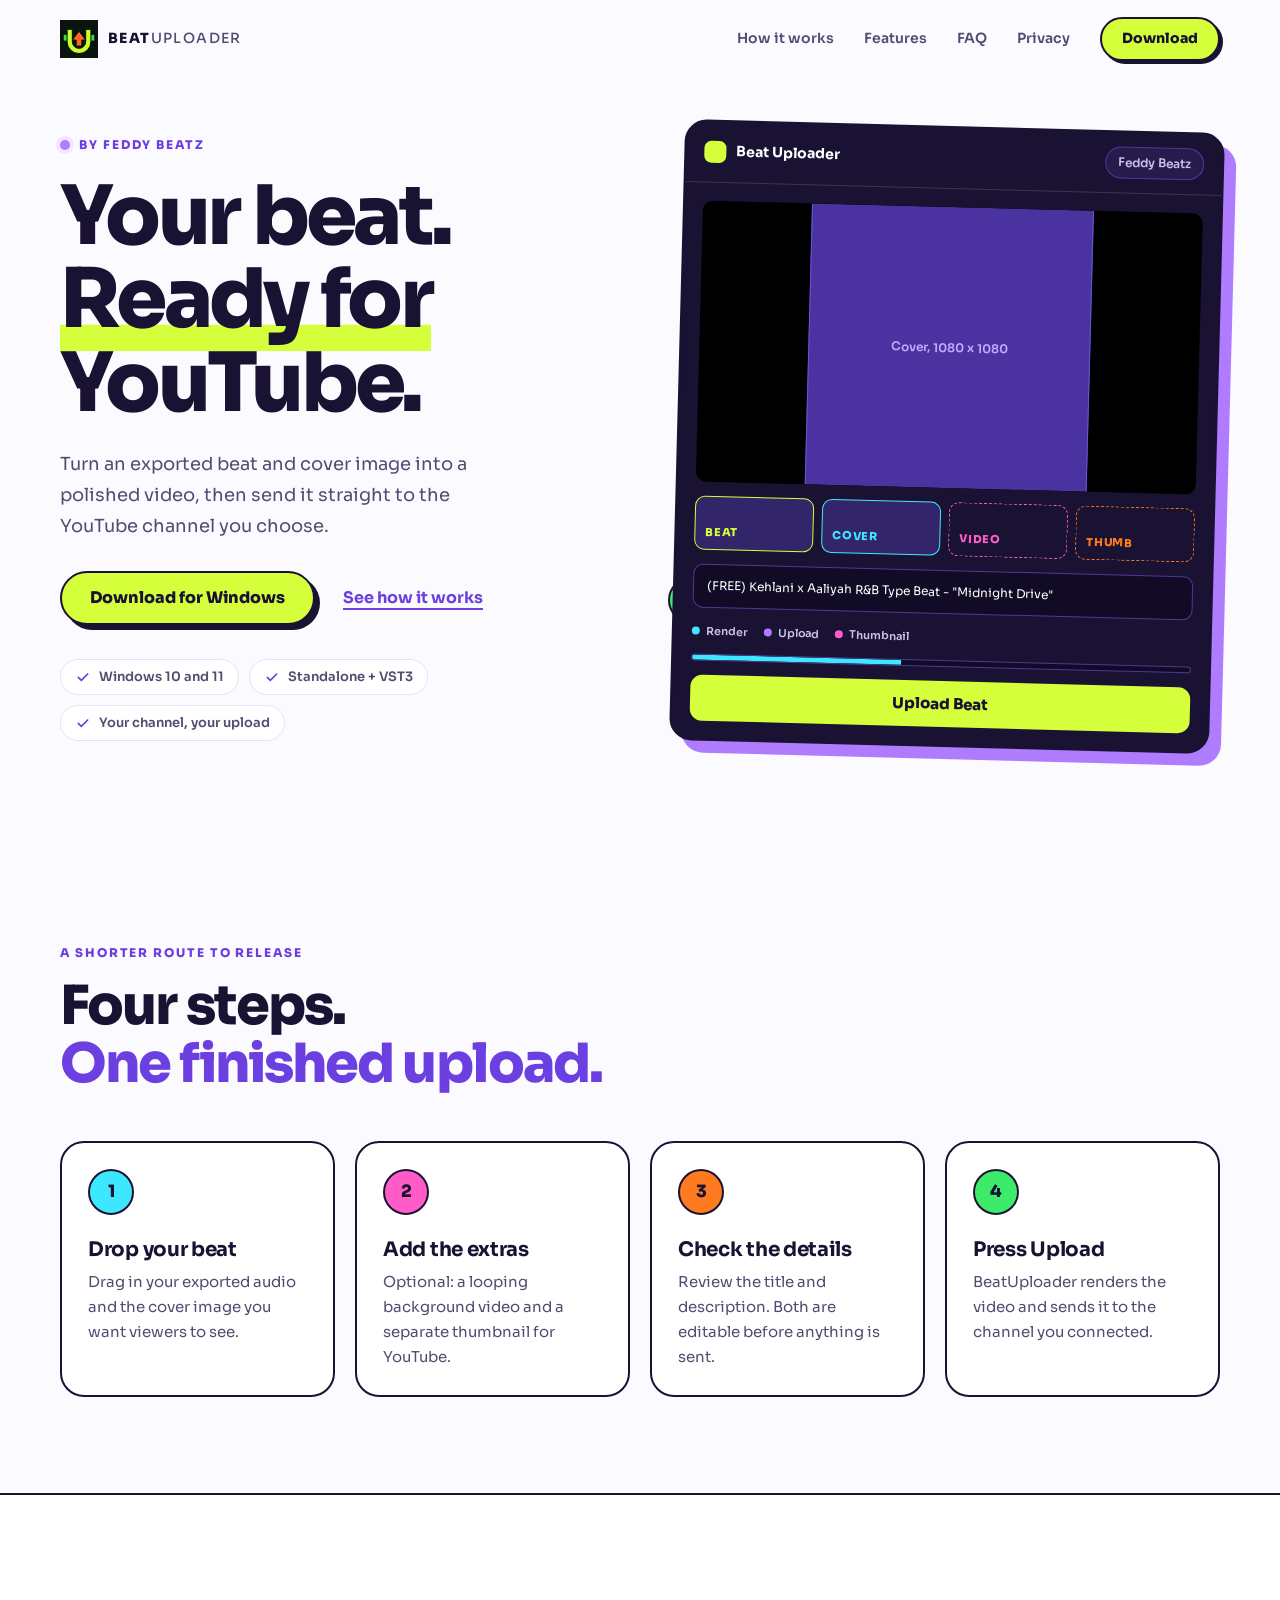
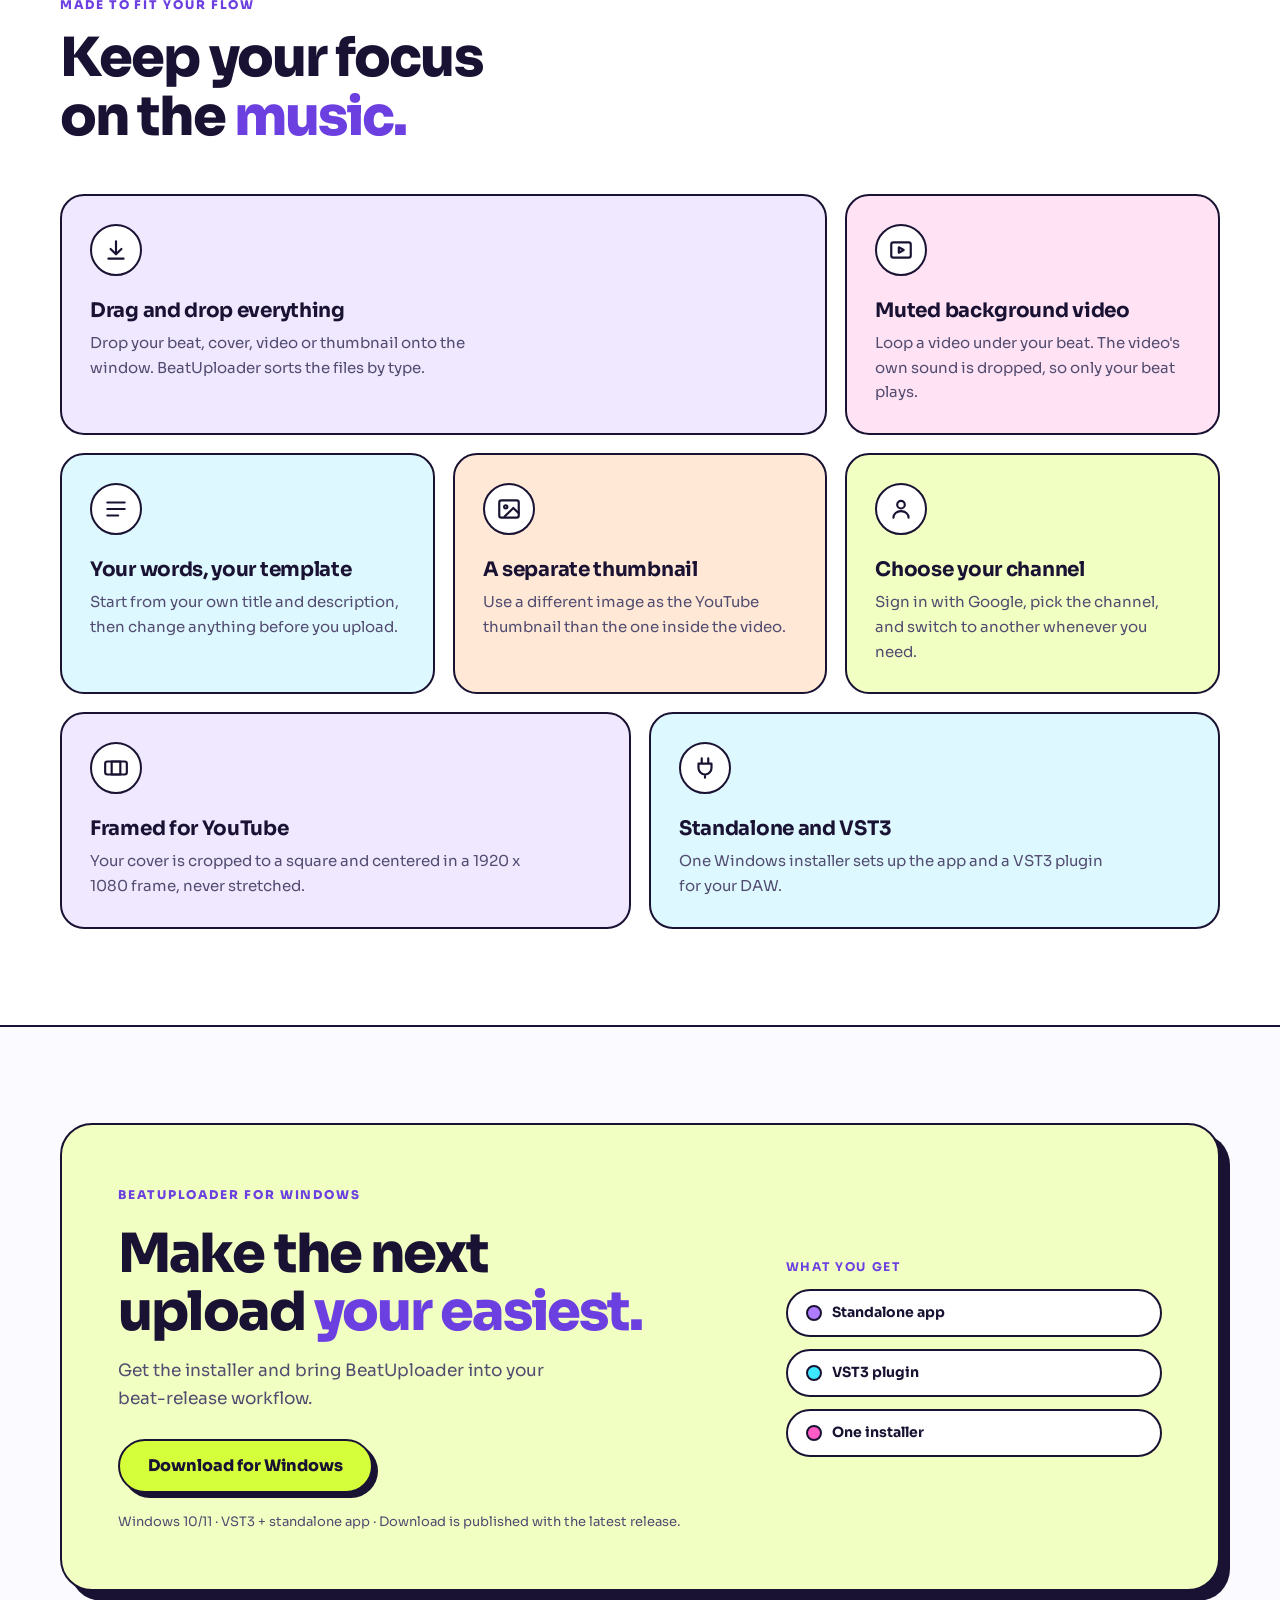
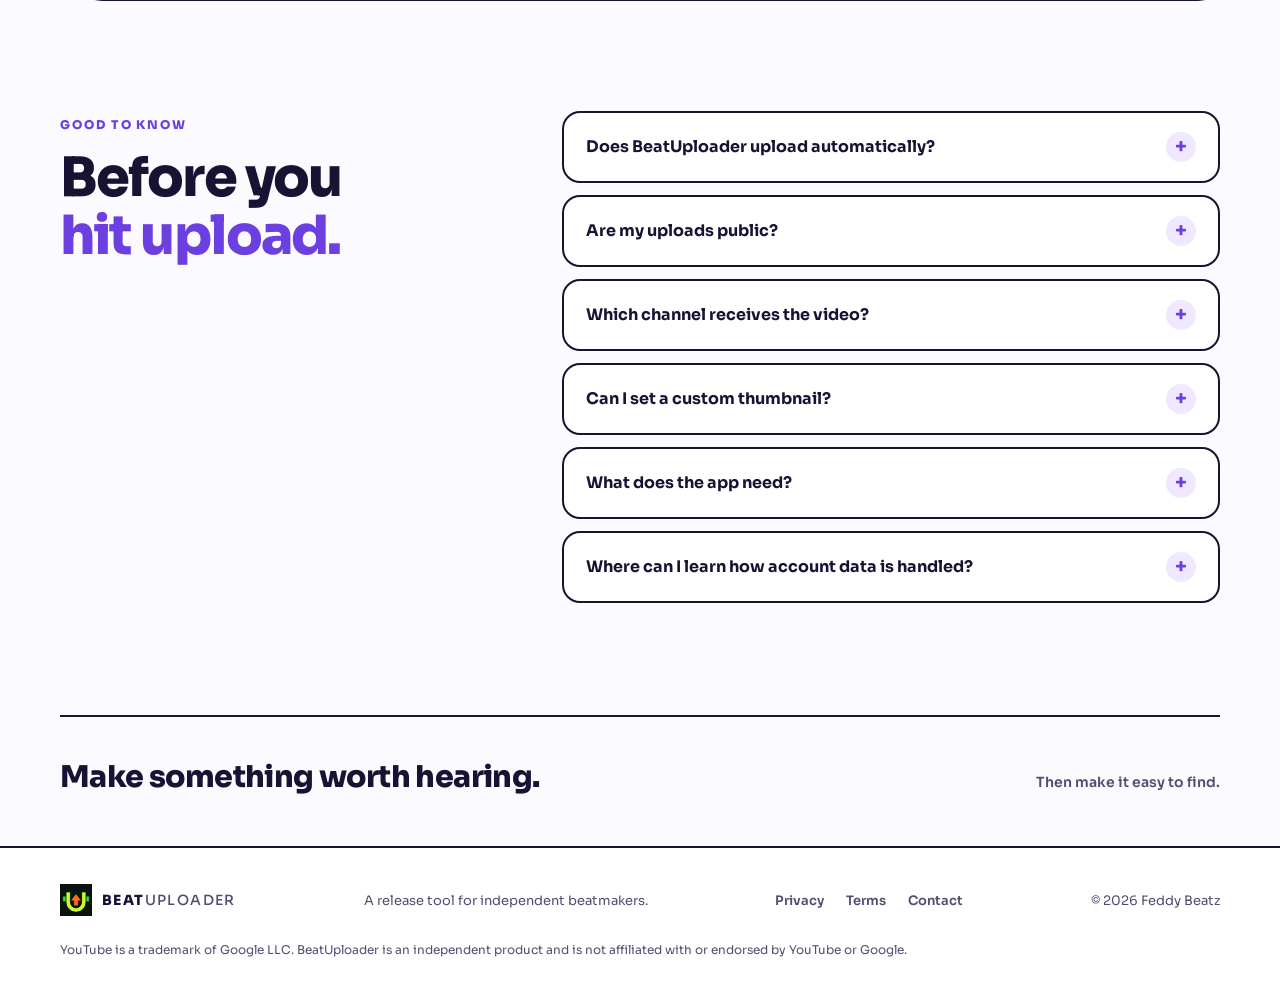
<file: index.html>
<!doctype html>
<html lang="en">
<head>
  <meta charset="utf-8">
  <meta name="viewport" content="width=device-width, initial-scale=1">
  <meta name="theme-color" content="#FBFAFF">
  <meta name="description" content="BeatUploader turns your beat and cover art into a ready-to-upload YouTube video, with channel upload built in.">
  <meta name="google-site-verification" content="whSgSDvDRP-aqt7Dzjs6V63b5Cp7k1WOI1N-VbP5Bo4">
  <title>BeatUploader — From beat to upload</title>
  <link rel="preconnect" href="https://fonts.googleapis.com">
  <link rel="preconnect" href="https://fonts.gstatic.com" crossorigin>
  <link href="https://fonts.googleapis.com/css2?family=Sora:wght@400;600;700;800&display=swap" rel="stylesheet">
  <link rel="stylesheet" href="styles.css">
  <script src="site-config.js"></script>
  <script src="script.js" defer></script>
</head>
<body>
  <header class="topbar wrap">
    <a class="brand" href="#top" aria-label="BeatUploader home"><img class="brand-logo" src="assets/beatuploader-logo.svg" alt="" width="38" height="38"><span>BEAT<span class="brand-light">UPLOADER</span></span></a>
    <button class="menu-toggle" aria-label="Open navigation" aria-expanded="false"><span></span><span></span></button>
    <nav class="nav-links" aria-label="Main navigation">
      <a href="#workflow">How it works</a>
      <a href="#features">Features</a>
      <a href="#faq">FAQ</a>
      <a href="privacy.html">Privacy</a>
      <a class="nav-download" data-download-link href="https://github.com/feddybeatz/BeatUploaderVST/releases">Download</a>
    </nav>
  </header>

  <main id="top">
    <section class="hero wrap">
      <div class="hero-copy">
        <p class="eyebrow"><span class="live-dot"></span> By Feddy Beatz</p>
        <h1>Your beat.<br><span>Ready for</span><br>YouTube.</h1>
        <p class="hero-text">Turn an exported beat and cover image into a polished video, then send it straight to the YouTube channel you choose.</p>
        <div class="hero-actions">
          <a class="button button-primary" data-download-link href="https://github.com/feddybeatz/BeatUploaderVST/releases">Download for Windows</a>
          <a class="text-link" href="#workflow">See how it works</a>
        </div>
        <div class="hero-meta">
          <span class="chip"><svg viewBox="0 0 24 24" aria-hidden="true"><path d="M5 12.5l4.5 4.5L19 7.5"/></svg>Windows 10 and 11</span>
          <span class="chip"><svg viewBox="0 0 24 24" aria-hidden="true"><path d="M5 12.5l4.5 4.5L19 7.5"/></svg>Standalone + VST3</span>
          <span class="chip"><svg viewBox="0 0 24 24" aria-hidden="true"><path d="M5 12.5l4.5 4.5L19 7.5"/></svg>Your channel, your upload</span>
        </div>
      </div>

      <div class="hero-art" role="img" aria-label="The BeatUploader window with tiles for beat, cover, video and thumbnail, a preview of the video frame, an editable title and an Upload Beat button">
        <span class="blob b1"></span><span class="blob b2"></span><span class="blob b3"></span><span class="blob b4"></span>
        <span class="wave"><i></i><i></i><i></i><i></i><i></i><i></i></span>
        <div class="app-window">
          <div class="aw-bar"><span class="aw-logo"></span>Beat Uploader<span class="aw-chip">Feddy Beatz</span></div>
          <div class="aw-body">
            <div class="aw-frame"><div class="aw-square">Cover, 1080 x 1080</div></div>
            <div class="aw-tiles"><i class="t1">Beat</i><i class="t2">Cover</i><i class="t3">Video</i><i class="t4">Thumb</i></div>
            <div class="aw-title">(FREE) Kehlani x Aaliyah R&amp;B Type Beat - "Midnight Drive"</div>
            <div class="aw-steps"><span class="s1">Render</span><span class="s2">Upload</span><span class="s3">Thumbnail</span></div>
            <div class="aw-progress"><i></i></div>
            <div class="aw-upload">Upload Beat</div>
          </div>
        </div>
      </div>
    </section>

    <section class="workflow section wrap" id="workflow">
      <div class="section-intro">
        <p class="eyebrow">A shorter route to release</p>
        <h2>Four steps.<br><span>One finished upload.</span></h2>
      </div>
      <div class="steps">
        <article class="step"><div class="step-number">1</div><h3>Drop your beat</h3><p>Drag in your exported audio and the cover image you want viewers to see.</p></article>
        <article class="step"><div class="step-number">2</div><h3>Add the extras</h3><p>Optional: a looping background video and a separate thumbnail for YouTube.</p></article>
        <article class="step"><div class="step-number">3</div><h3>Check the details</h3><p>Review the title and description. Both are editable before anything is sent.</p></article>
        <article class="step"><div class="step-number">4</div><h3>Press Upload</h3><p>BeatUploader renders the video and sends it to the channel you connected.</p></article>
      </div>
    </section>

    <section class="feature-band" id="features">
      <div class="wrap">
        <div class="section-intro">
          <p class="eyebrow">Made to fit your flow</p>
          <h2>Keep your focus<br>on the <span>music.</span></h2>
        </div>
        <div class="feature-grid">
          <article class="feature-card"><span class="feature-symbol"><svg viewBox="0 0 24 24" aria-hidden="true"><path d="M12 4v11M7 11l5 5 5-5M5 20h14"/></svg></span><h3>Drag and drop everything</h3><p>Drop your beat, cover, video or thumbnail onto the window. BeatUploader sorts the files by type.</p></article>
          <article class="feature-card"><span class="feature-symbol"><svg viewBox="0 0 24 24" aria-hidden="true"><rect x="3" y="5" width="18" height="14" rx="2"/><path d="M10 9.5v5l4.5-2.5z"/></svg></span><h3>Muted background video</h3><p>Loop a video under your beat. The video's own sound is dropped, so only your beat plays.</p></article>
          <article class="feature-card"><span class="feature-symbol"><svg viewBox="0 0 24 24" aria-hidden="true"><path d="M4 6h16M4 12h16M4 18h10"/></svg></span><h3>Your words, your template</h3><p>Start from your own title and description, then change anything before you upload.</p></article>
          <article class="feature-card"><span class="feature-symbol"><svg viewBox="0 0 24 24" aria-hidden="true"><rect x="3" y="4" width="18" height="16" rx="2"/><circle cx="9" cy="10" r="1.5"/><path d="M21 16l-5-5-8 8"/></svg></span><h3>A separate thumbnail</h3><p>Use a different image as the YouTube thumbnail than the one inside the video.</p></article>
          <article class="feature-card"><span class="feature-symbol"><svg viewBox="0 0 24 24" aria-hidden="true"><circle cx="12" cy="8" r="3.5"/><path d="M5 20c0-3.5 3-6 7-6s7 2.5 7 6"/></svg></span><h3>Choose your channel</h3><p>Sign in with Google, pick the channel, and switch to another whenever you need.</p></article>
          <article class="feature-card"><span class="feature-symbol"><svg viewBox="0 0 24 24" aria-hidden="true"><rect x="2" y="6" width="20" height="12" rx="2"/><rect x="8" y="6" width="8" height="12"/></svg></span><h3>Framed for YouTube</h3><p>Your cover is cropped to a square and centered in a 1920 x 1080 frame, never stretched.</p></article>
          <article class="feature-card"><span class="feature-symbol"><svg viewBox="0 0 24 24" aria-hidden="true"><path d="M9 3v5M15 3v5M6 8h12v4a6 6 0 0 1-12 0zM12 18v3"/></svg></span><h3>Standalone and VST3</h3><p>One Windows installer sets up the app and a VST3 plugin for your DAW.</p></article>
        </div>
      </div>
    </section>

    <section class="download-section wrap" id="download">
      <div class="download-card">
        <div class="download-content">
          <p class="eyebrow">BeatUploader for Windows</p>
          <h2>Make the next<br>upload <span>your easiest.</span></h2>
          <p>Get the installer and bring BeatUploader into your beat-release workflow.</p>
          <a class="button button-primary" data-download-link href="https://github.com/feddybeatz/BeatUploaderVST/releases">Download for Windows</a>
          <small class="download-note">Windows 10/11 · VST3 + standalone app · Download is published with the latest release.</small>
        </div>
        <div class="download-version"><strong>What you get</strong><span>Standalone app</span><span>VST3 plugin</span><span>One installer</span></div>
      </div>
    </section>

    <section class="faq-section wrap" id="faq">
      <div class="faq-heading"><p class="eyebrow">Good to know</p><h2>Before you<br><span>hit upload.</span></h2></div>
      <div class="faq-list">
        <details><summary>Does BeatUploader upload automatically? <span>+</span></summary><p>Only when you press Upload Beat. You connect your account once, then start each upload yourself after reviewing the title and details.</p></details>
        <details><summary>Are my uploads public? <span>+</span></summary><p>New uploads start as private. Open YouTube Studio to choose the visibility you want.</p></details>
        <details><summary>Which channel receives the video? <span>+</span></summary><p>The YouTube channel you authorize during Google sign-in. Check the connected channel shown in the app before uploading.</p></details>
        <details><summary>Can I set a custom thumbnail? <span>+</span></summary><p>Yes, add one in the Thumbnail tile. YouTube may require your channel to be verified before it accepts custom thumbnails.</p></details>
        <details><summary>What does the app need? <span>+</span></summary><p>A Windows computer, an audio export, cover artwork or a background video, an internet connection and a Google account with a YouTube channel. Check the release notes for additional requirements.</p></details>
        <details><summary>Where can I learn how account data is handled? <span>+</span></summary><p>Read the <a href="privacy.html">BeatUploader privacy notice</a>. OAuth access is used for YouTube features you initiate.</p></details>
      </div>
    </section>

    <section class="closing wrap"><p>Make something worth hearing.</p><span>Then make it easy to find.</span></section>
  </main>

  <footer class="footer">
    <div class="wrap footer-inner">
      <a class="brand" href="#top"><img class="brand-logo" src="assets/beatuploader-logo.svg" alt="" width="32" height="32"><span>BEAT<span class="brand-light">UPLOADER</span></span></a>
      <span class="footer-credit">A release tool for independent beatmakers.</span>
      <div class="footer-links"><a href="privacy.html">Privacy</a><a href="terms.html">Terms</a><a href="mailto:beatzfeddy@gmail.com">Contact</a></div>
      <span class="copyright">© <span data-year></span> Feddy Beatz</span>
    </div>
    <div class="wrap footer-disclaimer">YouTube is a trademark of Google LLC. BeatUploader is an independent product and is not affiliated with or endorsed by YouTube or Google.</div>
  </footer>
</body>
</html>
</file>
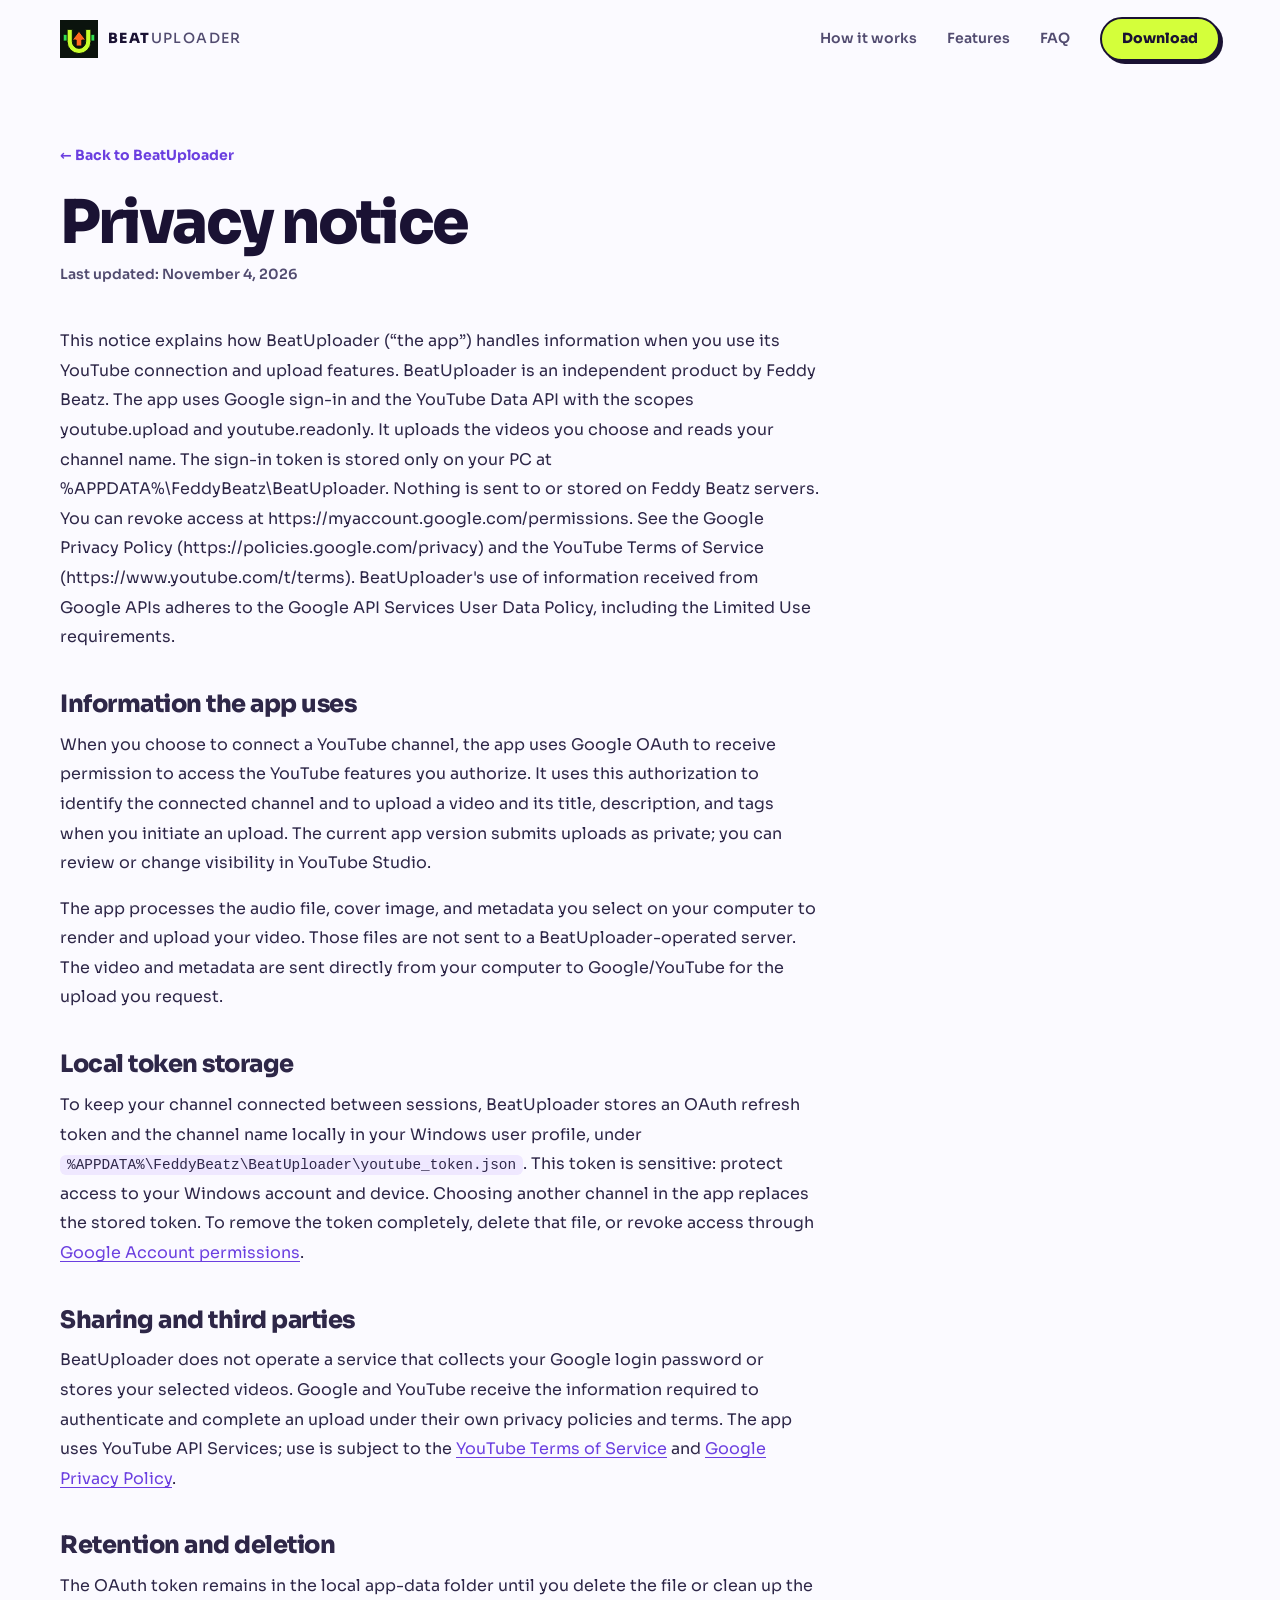
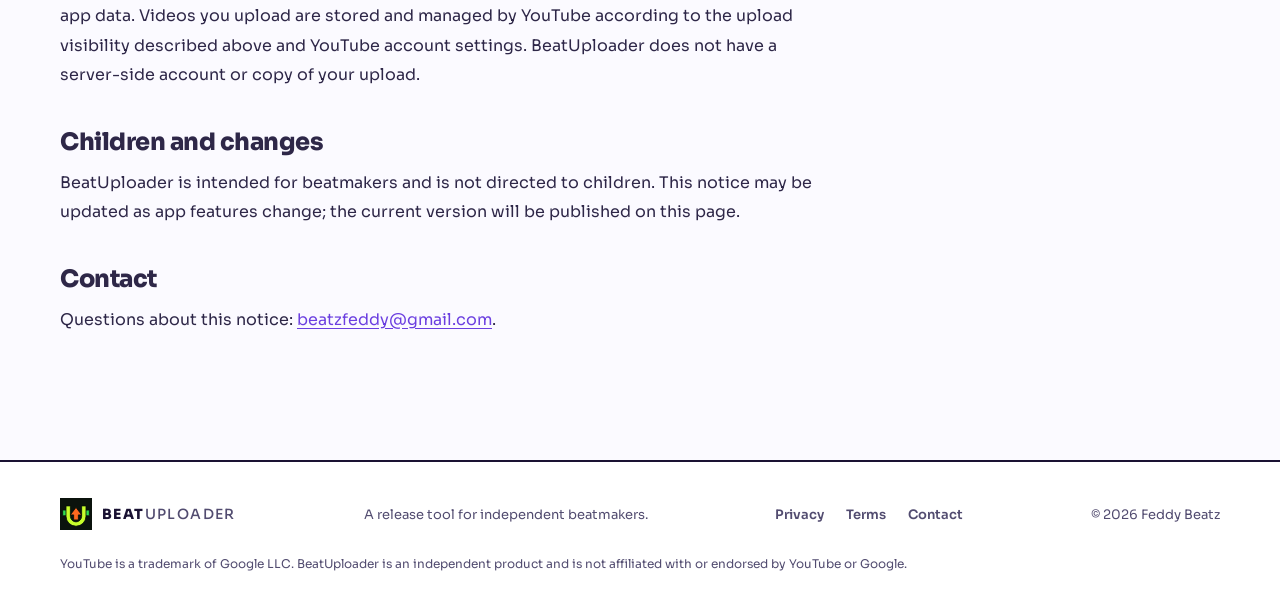
<file: privacy.html>
<!doctype html>
<html lang="en"><head><meta charset="utf-8"><meta name="viewport" content="width=device-width,initial-scale=1"><meta name="theme-color" content="#FBFAFF"><meta name="description" content="BeatUploader privacy notice describing local account token storage and YouTube API use."><title>Privacy — BeatUploader</title><link rel="preconnect" href="https://fonts.googleapis.com"><link rel="preconnect" href="https://fonts.gstatic.com" crossorigin><link href="https://fonts.googleapis.com/css2?family=Sora:wght@400;600;700;800&display=swap" rel="stylesheet"><link rel="stylesheet" href="styles.css"><script src="site-config.js"></script><script src="script.js" defer></script></head>
<body><header class="topbar wrap"><a class="brand" href="index.html"><img class="brand-logo" src="assets/beatuploader-logo.svg" alt="" width="38" height="38"><span>BEAT<span class="brand-light">UPLOADER</span></span></a><nav class="nav-links" aria-label="Main navigation"><a href="index.html#workflow">How it works</a><a href="index.html#features">Features</a><a href="index.html#faq">FAQ</a><a class="nav-download" data-download-link href="https://github.com/feddybeatz/BeatUploaderVST/releases">Download</a></nav></header>
<main class="legal-main wrap"><a class="back-link" href="index.html">← Back to BeatUploader</a><h1>Privacy notice</h1><p class="updated">Last updated: November 4, 2026</p><article class="legal-copy"><p>This notice explains how BeatUploader (“the app”) handles information when you use its YouTube connection and upload features. BeatUploader is an independent product by Feddy Beatz. The app uses Google sign-in and the YouTube Data API with the scopes youtube.upload and youtube.readonly. It uploads the videos you choose and reads your channel name. The sign-in token is stored only on your PC at %APPDATA%\FeddyBeatz\BeatUploader. Nothing is sent to or stored on Feddy Beatz servers. You can revoke access at https://myaccount.google.com/permissions. See the Google Privacy Policy (https://policies.google.com/privacy) and the YouTube Terms of Service (https://www.youtube.com/t/terms). BeatUploader's use of information received from Google APIs adheres to the Google API Services User Data Policy, including the Limited Use requirements.</p>
<h2>Information the app uses</h2><p>When you choose to connect a YouTube channel, the app uses Google OAuth to receive permission to access the YouTube features you authorize. It uses this authorization to identify the connected channel and to upload a video and its title, description, and tags when you initiate an upload. The current app version submits uploads as private; you can review or change visibility in YouTube Studio.</p><p>The app processes the audio file, cover image, and metadata you select on your computer to render and upload your video. Those files are not sent to a BeatUploader-operated server. The video and metadata are sent directly from your computer to Google/YouTube for the upload you request.</p>
<h2>Local token storage</h2><p>To keep your channel connected between sessions, BeatUploader stores an OAuth refresh token and the channel name locally in your Windows user profile, under <code>%APPDATA%\FeddyBeatz\BeatUploader\youtube_token.json</code>. This token is sensitive: protect access to your Windows account and device. Choosing another channel in the app replaces the stored token. To remove the token completely, delete that file, or revoke access through <a href="https://myaccount.google.com/permissions">Google Account permissions</a>.</p>
<h2>Sharing and third parties</h2><p>BeatUploader does not operate a service that collects your Google login password or stores your selected videos. Google and YouTube receive the information required to authenticate and complete an upload under their own privacy policies and terms. The app uses YouTube API Services; use is subject to the <a href="https://www.youtube.com/t/terms">YouTube Terms of Service</a> and <a href="https://policies.google.com/privacy">Google Privacy Policy</a>.</p>
<h2>Retention and deletion</h2><p>The OAuth token remains in the local app-data folder until you delete the file or clean up the app data. Videos you upload are stored and managed by YouTube according to the upload visibility described above and YouTube account settings. BeatUploader does not have a server-side account or copy of your upload.</p>
<h2>Children and changes</h2><p>BeatUploader is intended for beatmakers and is not directed to children. This notice may be updated as app features change; the current version will be published on this page.</p>
<h2>Contact</h2><p>Questions about this notice: <a href="mailto:beatzfeddy@gmail.com">beatzfeddy@gmail.com</a>.</p></article></main>
<footer class="footer"><div class="wrap footer-inner"><a class="brand" href="index.html"><img class="brand-logo" src="assets/beatuploader-logo.svg" alt="" width="32" height="32"><span>BEAT<span class="brand-light">UPLOADER</span></span></a><span class="footer-credit">A release tool for independent beatmakers.</span><div class="footer-links"><a href="privacy.html">Privacy</a><a href="terms.html">Terms</a><a href="mailto:beatzfeddy@gmail.com">Contact</a></div><span class="copyright">© <span data-year></span> Feddy Beatz</span></div><div class="wrap footer-disclaimer">YouTube is a trademark of Google LLC. BeatUploader is an independent product and is not affiliated with or endorsed by YouTube or Google.</div></footer></body></html>
</file>
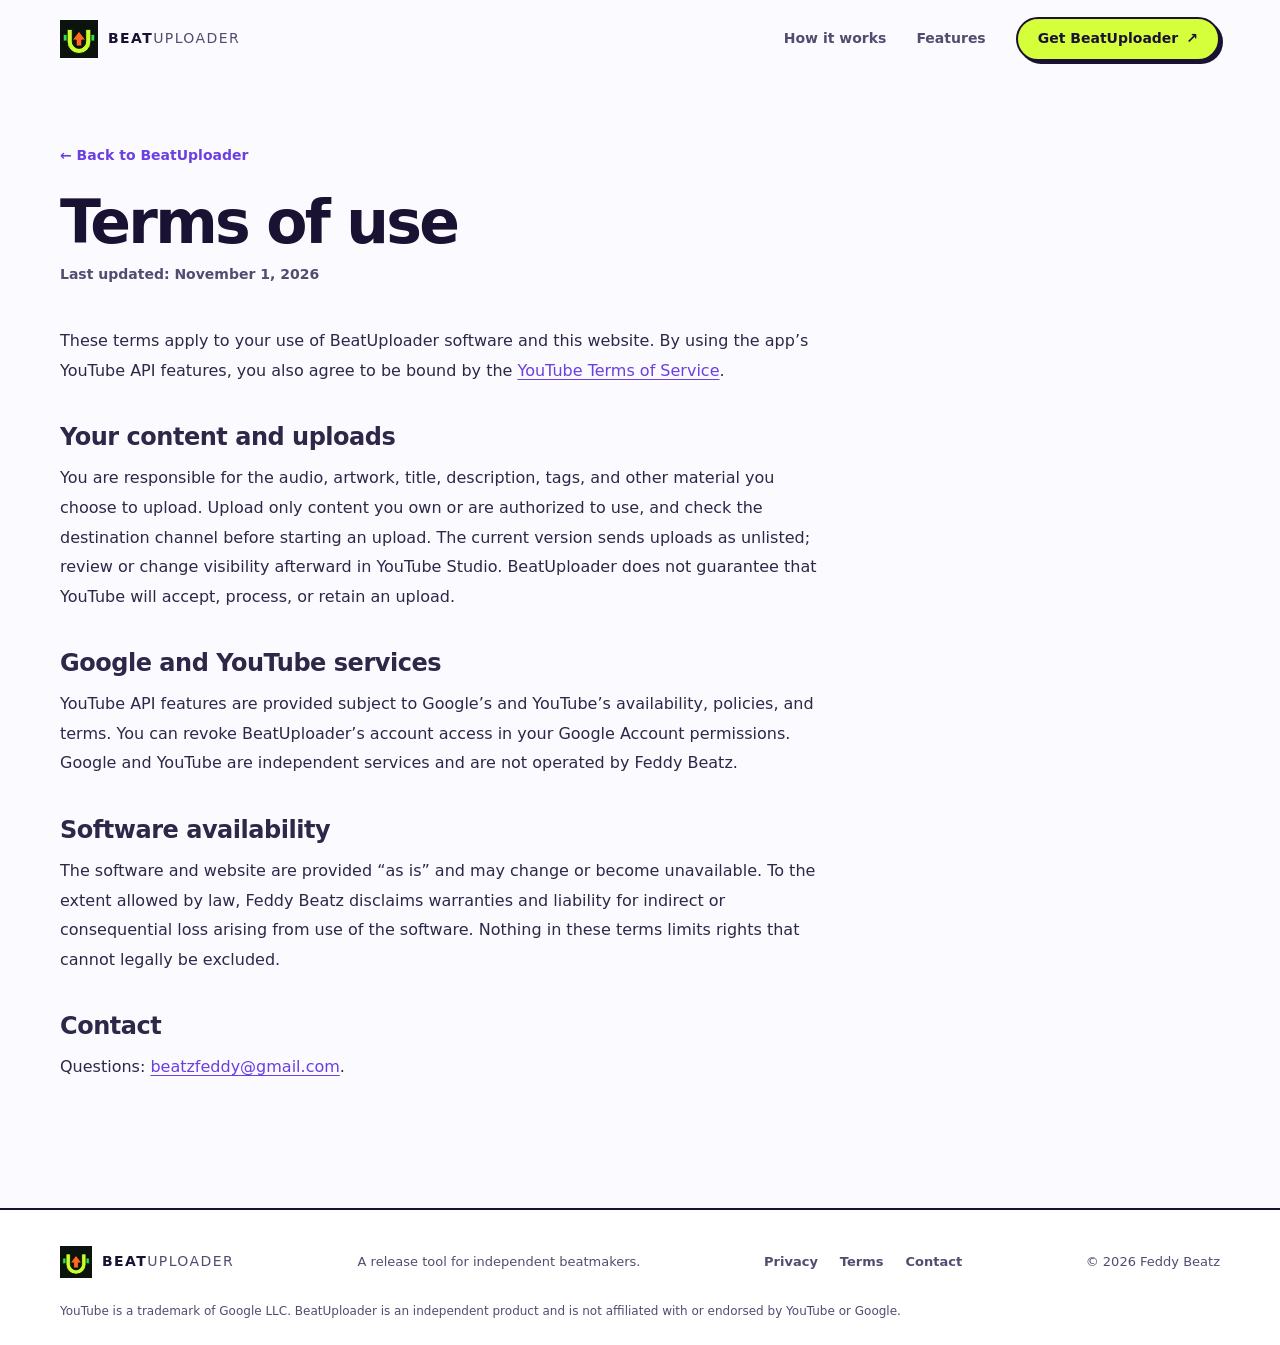
<file: terms.html>
<!doctype html>
<html lang="en"><head><meta charset="utf-8"><meta name="viewport" content="width=device-width,initial-scale=1"><meta name="theme-color" content="#1A1233"><meta name="description" content="Terms for BeatUploader software and its YouTube upload features."><title>Terms — BeatUploader</title><link rel="stylesheet" href="styles.css"><script src="site-config.js"></script><script src="script.js" defer></script></head>
<body><div class="grain" aria-hidden="true"></div><header class="topbar wrap"><a class="brand" href="index.html"><img class="brand-logo" src="assets/beatuploader-logo.svg" alt=""><span>BEAT<span class="brand-light">UPLOADER</span></span></a><nav class="nav-links" aria-label="Main navigation"><a href="index.html#workflow">How it works</a><a href="index.html#features">Features</a><a class="nav-download" data-download-link href="https://github.com/feddybeatz/BeatUploaderVST/releases">Get BeatUploader <span>↗</span></a></nav></header>
<main class="legal-main wrap"><a class="back-link" href="index.html">← Back to BeatUploader</a><h1>Terms of use</h1><p class="updated">Last updated: November 1, 2026</p><article class="legal-copy"><p>These terms apply to your use of BeatUploader software and this website. By using the app’s YouTube API features, you also agree to be bound by the <a href="https://www.youtube.com/t/terms">YouTube Terms of Service</a>.</p>
<h2>Your content and uploads</h2><p>You are responsible for the audio, artwork, title, description, tags, and other material you choose to upload. Upload only content you own or are authorized to use, and check the destination channel before starting an upload. The current version sends uploads as unlisted; review or change visibility afterward in YouTube Studio. BeatUploader does not guarantee that YouTube will accept, process, or retain an upload.</p>
<h2>Google and YouTube services</h2><p>YouTube API features are provided subject to Google’s and YouTube’s availability, policies, and terms. You can revoke BeatUploader’s account access in your Google Account permissions. Google and YouTube are independent services and are not operated by Feddy Beatz.</p>
<h2>Software availability</h2><p>The software and website are provided “as is” and may change or become unavailable. To the extent allowed by law, Feddy Beatz disclaims warranties and liability for indirect or consequential loss arising from use of the software. Nothing in these terms limits rights that cannot legally be excluded.</p>
<h2>Contact</h2><p>Questions: <a href="mailto:beatzfeddy@gmail.com">beatzfeddy@gmail.com</a>.</p></article></main>
<footer class="footer"><div class="wrap footer-inner"><a class="brand" href="index.html"><img class="brand-logo" src="assets/beatuploader-logo.svg" alt=""><span>BEAT<span class="brand-light">UPLOADER</span></span></a><span class="footer-credit">A release tool for independent beatmakers.</span><div class="footer-links"><a href="privacy.html">Privacy</a><a href="terms.html">Terms</a><a href="mailto:beatzfeddy@gmail.com">Contact</a></div><span class="copyright">© <span data-year></span> Feddy Beatz</span></div><div class="wrap footer-disclaimer">YouTube is a trademark of Google LLC. BeatUploader is an independent product and is not affiliated with or endorsed by YouTube or Google.</div></footer></body></html>
</file>
<file: styles.css>
/* BeatUploader site: light, bright "sunny studio" theme */
:root{
  --bg:#FBFAFF; --surface:#FFFFFF; --ink:#1A1233; --muted:#524C70; --line:#E6E1F5;
  --lime:#D4FF3A; --violet:#B07CFF; --violet-ink:#6B3FE0; --cyan:#3DE8FF; --pink:#FF5CC8; --orange:#FF7A1F; --green:#3DEB6A;
  --t-violet:#EFE8FF; --t-cyan:#DDF8FF; --t-pink:#FFE3F5; --t-lime:#F2FFC2; --t-orange:#FFE9D6;
  --sans:'Sora',system-ui,-apple-system,'Segoe UI',Arial,sans-serif;
}
*{box-sizing:border-box}
html{scroll-behavior:smooth;scroll-padding-top:92px}
body{margin:0;background:var(--bg);color:var(--ink);font-family:var(--sans);font-size:16px;line-height:1.65;overflow-x:hidden;-webkit-font-smoothing:antialiased}
img,svg{max-width:100%}
a{color:inherit;text-decoration:none}
h1,h2,h3,p{margin-top:0}
:focus-visible{outline:3px solid var(--violet-ink);outline-offset:3px;border-radius:8px}
.grain{display:none}
.wrap{width:min(1160px,calc(100% - 48px));margin-inline:auto}

/* header */
.topbar{height:78px;display:flex;align-items:center;justify-content:space-between;position:sticky;top:0;z-index:30;background:var(--bg);box-shadow:0 0 0 100vmax var(--bg);clip-path:inset(0 -100vmax)}
.brand{display:inline-flex;align-items:center;gap:10px;font-size:14px;font-weight:800;letter-spacing:.1em;min-height:44px}
.brand-logo{width:38px;height:38px;display:block;object-fit:contain}
.brand-light{font-weight:500;color:var(--muted)}
.nav-links{display:flex;align-items:center;gap:30px;font-size:14px;font-weight:600;color:var(--muted)}
.nav-links>a:not(.nav-download){min-height:44px;display:inline-flex;align-items:center}
.nav-links>a:not(.nav-download):hover{color:var(--violet-ink)}
.nav-download{min-height:44px;display:inline-flex;align-items:center;gap:8px;padding:0 20px;background:var(--lime);color:var(--ink);border:2px solid var(--ink);border-radius:999px;font-weight:800;box-shadow:3px 3px 0 var(--ink);transition:transform .15s,box-shadow .15s}
.nav-download:hover{transform:translate(-1px,-1px);box-shadow:5px 5px 0 var(--ink)}
.menu-toggle{display:none}

/* buttons */
.button{display:inline-flex;align-items:center;justify-content:center;gap:10px;min-height:54px;padding:0 28px;font:inherit;font-size:16px;font-weight:800;border-radius:999px;border:2px solid var(--ink);transition:transform .15s,box-shadow .15s}
.button-primary{background:var(--lime);color:var(--ink);box-shadow:5px 5px 0 var(--ink)}
.button-primary:hover{transform:translate(-2px,-2px);box-shadow:8px 8px 0 var(--ink)}
.button-primary:active{transform:translate(2px,2px);box-shadow:2px 2px 0 var(--ink)}
.text-link{display:inline-flex;align-items:center;min-height:44px;font-weight:700;color:var(--violet-ink);text-decoration:underline;text-underline-offset:5px;text-decoration-thickness:2px}
.text-link:hover{color:var(--ink)}

/* type */
.eyebrow{display:inline-flex;align-items:center;gap:9px;margin:0 0 20px;font-size:12px;font-weight:800;letter-spacing:.16em;text-transform:uppercase;color:var(--violet-ink)}
.live-dot{width:10px;height:10px;border-radius:50%;background:var(--violet);box-shadow:0 0 0 4px var(--t-violet)}
h1{font-size:clamp(46px,6.4vw,86px);line-height:1.02;letter-spacing:-.045em;font-weight:800;margin:0 0 24px}
h1>span{box-shadow:inset 0 -.32em 0 var(--lime);-webkit-box-decoration-break:clone;box-decoration-break:clone}
h2{font-size:clamp(32px,4.4vw,54px);line-height:1.08;letter-spacing:-.035em;font-weight:800;margin-bottom:0}
h2>span{color:var(--violet-ink)}
h3{font-size:20px;line-height:1.25;letter-spacing:-.015em;font-weight:700;margin-bottom:8px}

/* hero */
.hero{display:grid;grid-template-columns:1.02fr 1fr;gap:56px;align-items:center;padding-top:48px;padding-bottom:96px}
.hero-text{max-width:470px;color:var(--muted);font-size:18px;line-height:1.7;margin-bottom:30px}
.hero-actions{display:flex;align-items:center;flex-wrap:wrap;gap:12px 28px}
.hero-meta{display:flex;flex-wrap:wrap;gap:10px;margin-top:34px}
.chip{display:inline-flex;align-items:center;gap:8px;min-height:36px;padding:0 14px;background:var(--surface);border:1.5px solid var(--line);border-radius:999px;font-size:13px;font-weight:600;color:var(--muted)}
.chip svg{width:16px;height:16px;stroke:var(--violet-ink);fill:none;stroke-width:2.5;stroke-linecap:round;stroke-linejoin:round}

.hero-art{position:relative;min-height:540px;display:grid;place-items:center}
.blob{position:absolute;border-radius:50%;border:2px solid var(--ink)}
.blob.b1{width:130px;height:130px;background:var(--pink);top:14px;left:2%}
.blob.b2{width:86px;height:86px;background:var(--cyan);top:6%;right:4%}
.blob.b3{width:64px;height:64px;background:var(--orange);bottom:8%;right:8%}
.blob.b4{width:46px;height:46px;background:var(--green);bottom:20%;left:-1%}
.wave{position:absolute;left:3%;bottom:2%;display:flex;align-items:flex-end;gap:5px;height:64px}
.wave i{width:9px;border-radius:5px;background:var(--ink);animation:wave 1.1s ease-in-out infinite alternate}
.wave i:nth-child(1){height:30%}.wave i:nth-child(2){height:70%;animation-delay:.1s}.wave i:nth-child(3){height:100%;animation-delay:.2s}
.wave i:nth-child(4){height:55%;animation-delay:.3s}.wave i:nth-child(5){height:85%;animation-delay:.15s}.wave i:nth-child(6){height:40%;animation-delay:.25s}
@keyframes wave{from{transform:scaleY(.45)}to{transform:scaleY(1)}}
.wave i{transform-origin:bottom}

.app-window{position:relative;width:min(540px,100%);background:#1A1233;color:#fff;border:2px solid var(--ink);border-radius:22px;box-shadow:12px 12px 0 var(--violet);transform:rotate(1.5deg);overflow:hidden}
.aw-bar{display:flex;align-items:center;gap:10px;padding:14px 18px;border-bottom:1px solid rgba(255,255,255,.14);font-size:14px;font-weight:700}
.aw-logo{width:22px;height:22px;border-radius:7px;background:var(--lime)}
.aw-chip{margin-left:auto;padding:5px 12px;background:#261B4D;border:1px solid #4B3A94;border-radius:999px;font-size:12px;font-weight:600;color:#C9BFEA}
.aw-body{padding:18px;display:grid;gap:14px}
.aw-frame{aspect-ratio:16/9;background:#000;border-radius:10px;display:grid;place-items:center;overflow:hidden}
.aw-square{height:100%;aspect-ratio:1/1;background:#4A32A0;border-inline:1px solid #6C54D6;display:grid;place-items:center;font-size:12px;font-weight:600;color:#C4A9FF}
.aw-tiles{display:grid;grid-template-columns:repeat(4,1fr);gap:8px}
.aw-tiles i{display:flex;align-items:flex-end;height:54px;padding:8px 10px;border-radius:10px;background:#33256A;border:1.5px solid;font-style:normal;font-size:11px;font-weight:800;letter-spacing:.06em;text-transform:uppercase}
.aw-tiles .t1{color:var(--lime)}.aw-tiles .t2{color:var(--cyan)}.aw-tiles .t3{color:var(--pink);background:transparent;border-style:dashed}.aw-tiles .t4{color:var(--orange);background:transparent;border-style:dashed}
.aw-title{padding:11px 13px;background:#120B26;border:1px solid #4B3A94;border-radius:10px;font-size:12px;color:#fff;white-space:nowrap;overflow:hidden;text-overflow:ellipsis}
.aw-steps{display:flex;gap:16px;font-size:11px;font-weight:600;color:#C9BFEA}
.aw-steps span::before{content:"";display:inline-block;width:8px;height:8px;margin-right:6px;border-radius:50%;background:currentColor;vertical-align:baseline}
.aw-steps .s1::before{background:var(--cyan)}.aw-steps .s2::before{background:var(--violet)}.aw-steps .s3::before{background:var(--pink)}
.aw-progress{height:7px;border-radius:4px;background:#120B26;border:1px solid #4B3A94;overflow:hidden}
.aw-progress i{display:block;width:42%;height:100%;background:var(--cyan)}
.aw-upload{height:46px;display:grid;place-items:center;border-radius:12px;background:var(--lime);color:#1A1233;font-weight:800;font-size:15px}

/* sections */
.section{padding-top:96px;padding-bottom:96px}
.section-intro{max-width:640px;margin-bottom:48px}
.section-intro .eyebrow{margin-bottom:14px}

.steps{display:grid;grid-template-columns:repeat(4,1fr);gap:20px}
.step{background:var(--surface);border:2px solid var(--ink);border-radius:24px;padding:26px;transition:transform .15s,box-shadow .15s}
.step:hover{transform:translate(-2px,-2px);box-shadow:6px 6px 0 var(--ink)}
.step-number{width:46px;height:46px;display:grid;place-items:center;margin-bottom:22px;border:2px solid var(--ink);border-radius:50%;font-weight:800;font-size:17px}
.step:nth-child(1) .step-number{background:var(--cyan)}
.step:nth-child(2) .step-number{background:var(--pink)}
.step:nth-child(3) .step-number{background:var(--orange)}
.step:nth-child(4) .step-number{background:var(--green)}
.step p{color:var(--muted);font-size:15px;margin-bottom:0}

.feature-band{background:var(--surface);border-block:2px solid var(--ink);padding:96px 0}
.feature-band .section-intro{max-width:700px}
.feature-grid{display:grid;grid-template-columns:repeat(6,1fr);gap:18px}
.feature-card{position:relative;min-height:210px;padding:28px;border:2px solid var(--ink);border-radius:24px;transition:transform .15s,box-shadow .15s}
.feature-card:hover{transform:translate(-2px,-2px);box-shadow:6px 6px 0 var(--ink)}
.feature-card h3{margin-top:22px}
.feature-card p{color:var(--muted);font-size:15px;margin-bottom:0;max-width:440px}
.feature-card:nth-child(1){grid-column:span 4;background:var(--t-violet)}
.feature-card:nth-child(2){grid-column:span 2;background:var(--t-pink)}
.feature-card:nth-child(3){grid-column:span 2;background:var(--t-cyan)}
.feature-card:nth-child(4){grid-column:span 2;background:var(--t-orange)}
.feature-card:nth-child(5){grid-column:span 2;background:var(--t-lime)}
.feature-card:nth-child(6){grid-column:span 3;background:var(--t-violet)}
.feature-card:nth-child(7){grid-column:span 3;background:var(--t-cyan)}
.feature-symbol{width:52px;height:52px;display:grid;place-items:center;background:var(--surface);border:2px solid var(--ink);border-radius:50%}
.feature-symbol svg{width:26px;height:26px;stroke:var(--ink);fill:none;stroke-width:2;stroke-linecap:round;stroke-linejoin:round}

.download-section{padding:96px 0}
.download-card{display:grid;grid-template-columns:1.25fr .75fr;gap:40px;align-items:center;padding:56px 56px;background:var(--t-lime);border:2px solid var(--ink);border-radius:32px;box-shadow:10px 10px 0 var(--ink)}
.download-content h2{margin-bottom:16px}
.download-content>p:not(.eyebrow){color:var(--muted);font-size:17px;max-width:460px;margin-bottom:26px}
.download-note{display:block;margin-top:18px;font-size:13px;color:var(--muted)}
.download-version{display:grid;gap:12px;font-size:14px;font-weight:700}
.download-version span{display:flex;align-items:center;gap:10px;min-height:48px;padding:0 18px;background:var(--surface);border:2px solid var(--ink);border-radius:999px}
.download-version span::before{content:"";width:12px;height:12px;border-radius:50%;background:var(--violet);border:2px solid var(--ink)}
.download-version span:nth-of-type(2)::before{background:var(--cyan)}
.download-version span:nth-of-type(3)::before{background:var(--pink)}
.download-version strong{font-size:12px;letter-spacing:.14em;color:var(--violet-ink);text-transform:uppercase}

.faq-section{display:grid;grid-template-columns:.8fr 1.2fr;gap:64px;padding:24px 0 112px}
.faq-heading .eyebrow{margin-bottom:14px}
.faq-list{display:grid;gap:12px;align-content:start}
.faq-list details{background:var(--surface);border:2px solid var(--ink);border-radius:18px;padding:6px 22px}
.faq-list summary{cursor:pointer;list-style:none;display:flex;justify-content:space-between;align-items:center;gap:16px;min-height:56px;font-size:16px;font-weight:700}
.faq-list summary::-webkit-details-marker{display:none}
.faq-list summary span{flex:none;width:30px;height:30px;display:grid;place-items:center;border-radius:50%;background:var(--t-violet);color:var(--violet-ink);font-size:20px;line-height:1;transition:transform .2s}
.faq-list details[open] summary span{transform:rotate(45deg)}
.faq-list details p{color:var(--muted);font-size:15px;margin:0 0 16px;max-width:620px}
.faq-list details p a{color:var(--violet-ink);text-decoration:underline;text-underline-offset:3px}

.closing{display:flex;justify-content:space-between;align-items:baseline;flex-wrap:wrap;gap:8px 24px;padding:36px 0 44px;border-top:2px solid var(--ink)}
.closing p{margin:0;font-size:clamp(20px,2.6vw,30px);font-weight:800;letter-spacing:-.02em}
.closing span{font-size:14px;font-weight:600;color:var(--muted)}

/* footer */
.footer{background:var(--surface);border-top:2px solid var(--ink);padding:30px 0 24px}
.footer-inner{display:flex;align-items:center;justify-content:space-between;gap:20px;flex-wrap:wrap}
.footer-inner .brand-logo{width:32px;height:32px}
.footer-credit,.copyright,.footer-links{color:var(--muted);font-size:13px}
.footer-links{display:flex;gap:22px}
.footer-links a{min-height:44px;display:inline-flex;align-items:center;font-weight:600}
.footer-links a:hover{color:var(--violet-ink)}
.footer-disclaimer{padding-top:18px;font-size:12px;line-height:1.6;color:var(--muted)}

/* privacy and terms */
.legal-main{padding:56px 0 110px;min-height:70vh}
.back-link{display:inline-flex;align-items:center;min-height:44px;font-weight:700;font-size:14px;color:var(--violet-ink)}
.legal-main h1{font-size:clamp(38px,5.4vw,60px);margin:14px 0 10px}
.legal-main h1>span{box-shadow:none}
.updated{color:var(--muted);font-size:14px;font-weight:600;margin-bottom:40px}
.legal-copy{max-width:760px;font-size:16px;line-height:1.85;color:#2E2748}
.legal-copy h2{font-size:24px;letter-spacing:-.02em;margin:40px 0 12px}
.legal-copy a{color:var(--violet-ink);text-decoration:underline;text-underline-offset:3px;overflow-wrap:anywhere}
.legal-copy code{background:var(--t-violet);padding:2px 7px;border-radius:6px;font-size:.9em;overflow-wrap:anywhere}
.menu-open{overflow:hidden}

/* tablet */
@media(max-width:960px){
  .hero{grid-template-columns:1fr;gap:28px;padding-bottom:72px}
  .hero-art{min-height:500px}
  .steps{grid-template-columns:1fr 1fr}
  .feature-grid{grid-template-columns:1fr 1fr}
  .feature-card:nth-child(n){grid-column:span 1}
  .feature-card:nth-child(1){grid-column:span 2}
  .download-card{grid-template-columns:1fr;padding:40px 32px}
  .faq-section{grid-template-columns:1fr;gap:32px}
}

/* phone */
@media(max-width:700px){
  .wrap{width:calc(100% - 36px)}
  .topbar{height:70px}
  .menu-toggle{display:flex;width:46px;height:46px;flex-direction:column;justify-content:center;align-items:center;gap:6px;background:var(--surface);border:2px solid var(--ink);border-radius:14px;cursor:pointer}
  .menu-toggle span{width:18px;height:2px;background:var(--ink);border-radius:2px}
  .menu-toggle~.nav-links{display:none;position:absolute;top:72px;left:0;right:0;flex-direction:column;align-items:stretch;gap:6px;padding:16px;background:var(--surface);border:2px solid var(--ink);border-radius:20px;box-shadow:6px 6px 0 var(--ink)}
  .menu-toggle~.nav-links.open{display:flex}
  .menu-toggle~.nav-links>a:not(.nav-download){padding:0 10px}
  .menu-toggle~.nav-links .nav-download{justify-content:center;margin-top:6px}
  .topbar:not(:has(.menu-toggle)) .nav-links>a:not(.nav-download){display:none}
  .hero{padding-top:28px}
  .hero-art{min-height:430px}
  .blob.b1{width:90px;height:90px}
  .app-window{transform:none;box-shadow:8px 8px 0 var(--violet)}
  .aw-body{padding:14px}
  .steps{grid-template-columns:1fr}
  .section,.feature-band,.download-section{padding-top:68px;padding-bottom:68px}
  .feature-grid{grid-template-columns:1fr}
  .feature-card:nth-child(n){grid-column:span 1}
  .feature-card{min-height:0}
  .download-card{padding:30px 22px;border-radius:26px;box-shadow:6px 6px 0 var(--ink)}
  .faq-list details{padding:4px 16px}
  .footer-inner{flex-direction:column;align-items:flex-start}
}

@media(prefers-reduced-motion:reduce){
  html{scroll-behavior:auto}
  *,*::before,*::after{transition:none!important;animation:none!important}
}
</file>
